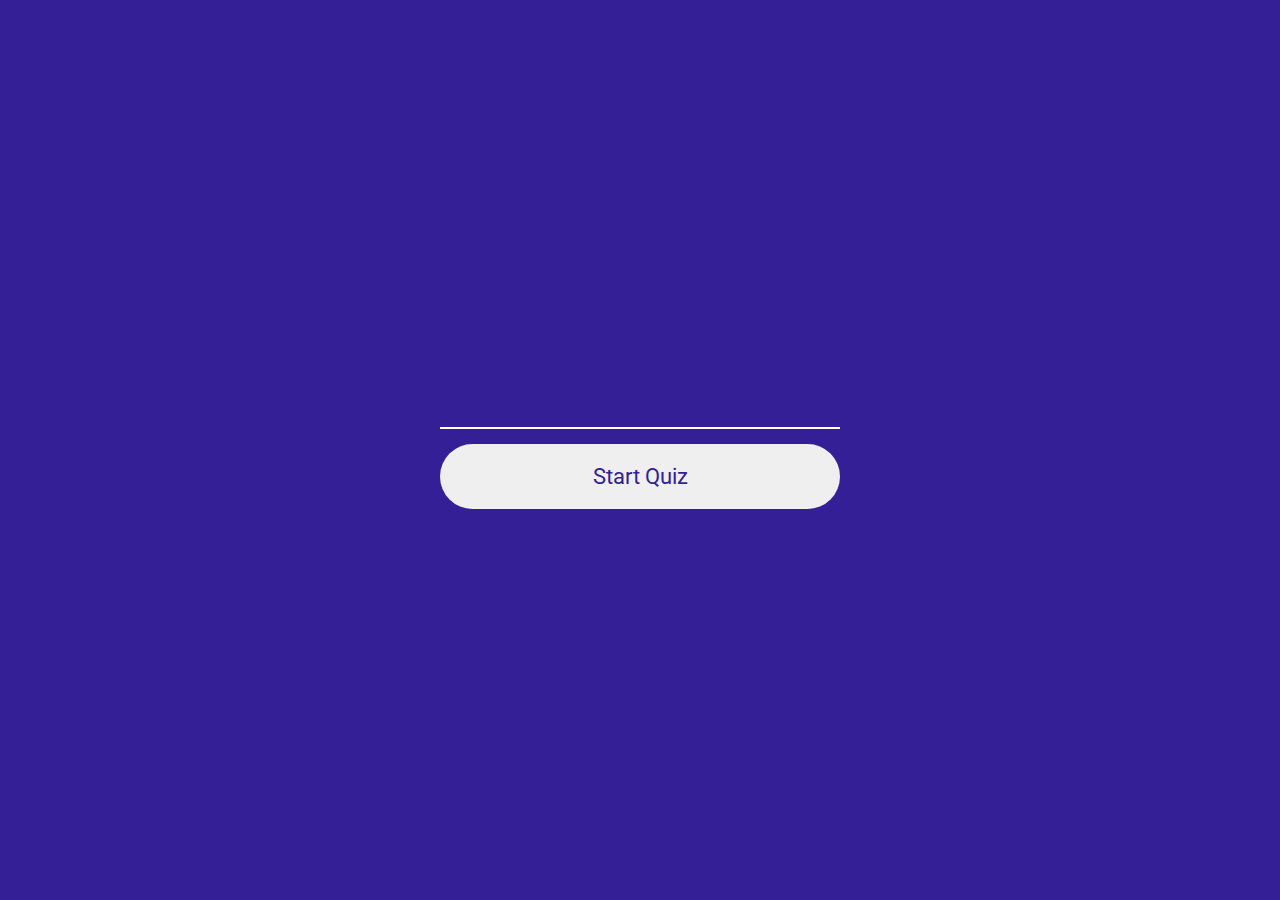
<file: index.html>
<!DOCTYPE html>
<html>
    <head>
        <meta charset="utf-8">
        <meta name="viewport" content="width=device-width, initial-scale=1.0">
        <meta http-equiv="X-UA-Compatible" content="ie=edge">
        <link href="style.css" rel="stylesheet">
         
        <title>QUIZ</title>
    </head>
    <body>
        <div class="wrapper">
            <div class=" welcome_text">
                <form class="welcome_form" name="welcome_form" onsubmit="submitform(event)">
                    <input type="text" name="name">
                    <button type="submit">Start Quiz</button>
                </form>
                
            </div>
        </div>
        

        <script  src="script.js" type="text/javascript"></script> 
    </body>
</html>
</file>
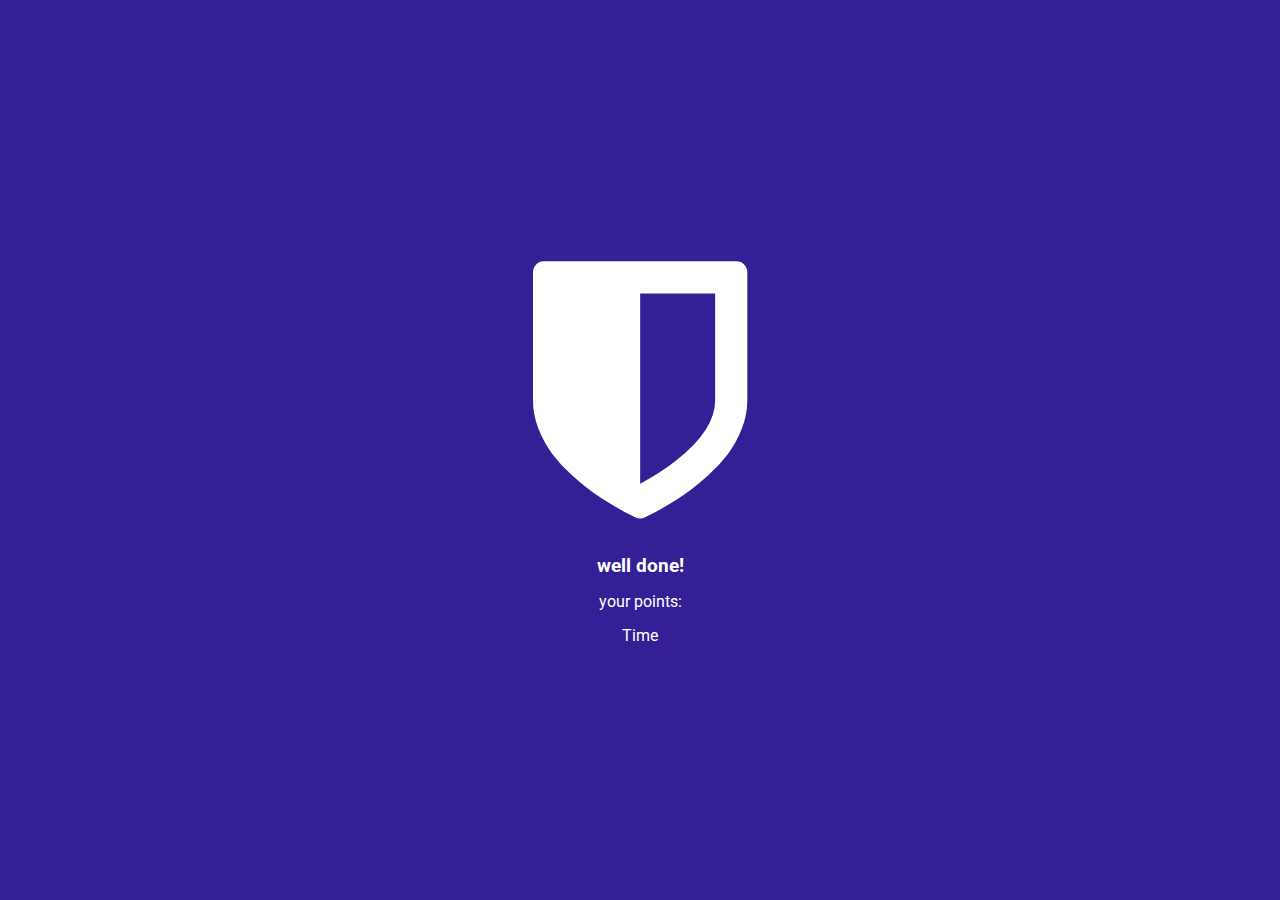
<file: end.html>
<!DOCTYPE html>
<html>
    <head>
        <meta charset="utf-8">
        <meta name="viewport" content="width=device-width, initial-scale=1.0">
        <meta http-equiv="X-UA-Compatible" content="ie=edge">
        <link rel="stylesheet" href="https://cdnjs.cloudflare.com/ajax/libs/font-awesome/4.7.0/css/font-awesome.css" integrity="sha512-5A8nwdMOWrSz20fDsjczgUidUBR8liPYU+WymTZP1lmY9G6Oc7HlZv156XqnsgNUzTyMefFTcsFH/tnJE/+xBg==" crossorigin="anonymous" referrerpolicy="no-referrer" />
        <link href="style.css" rel="stylesheet">
         
        <title>End</title>
    </head>
    <body>
        <div class="wrapper">
            <div>
                <i class="fa fa-shield award_icon" aria-hidden="true"></i>
                <h3 class="user_name">well done! <span class="name"></span></h3>
                <p class="user_points">your points: <span class="points"></span></p>
                <p class="user_time">Time<span class="time">0 minutes seconds</span></p>
            </div>
        </div>
       
        <script  src="userinfo.js" type="text/javascript"></script> 
    </body>
</html>
</file>
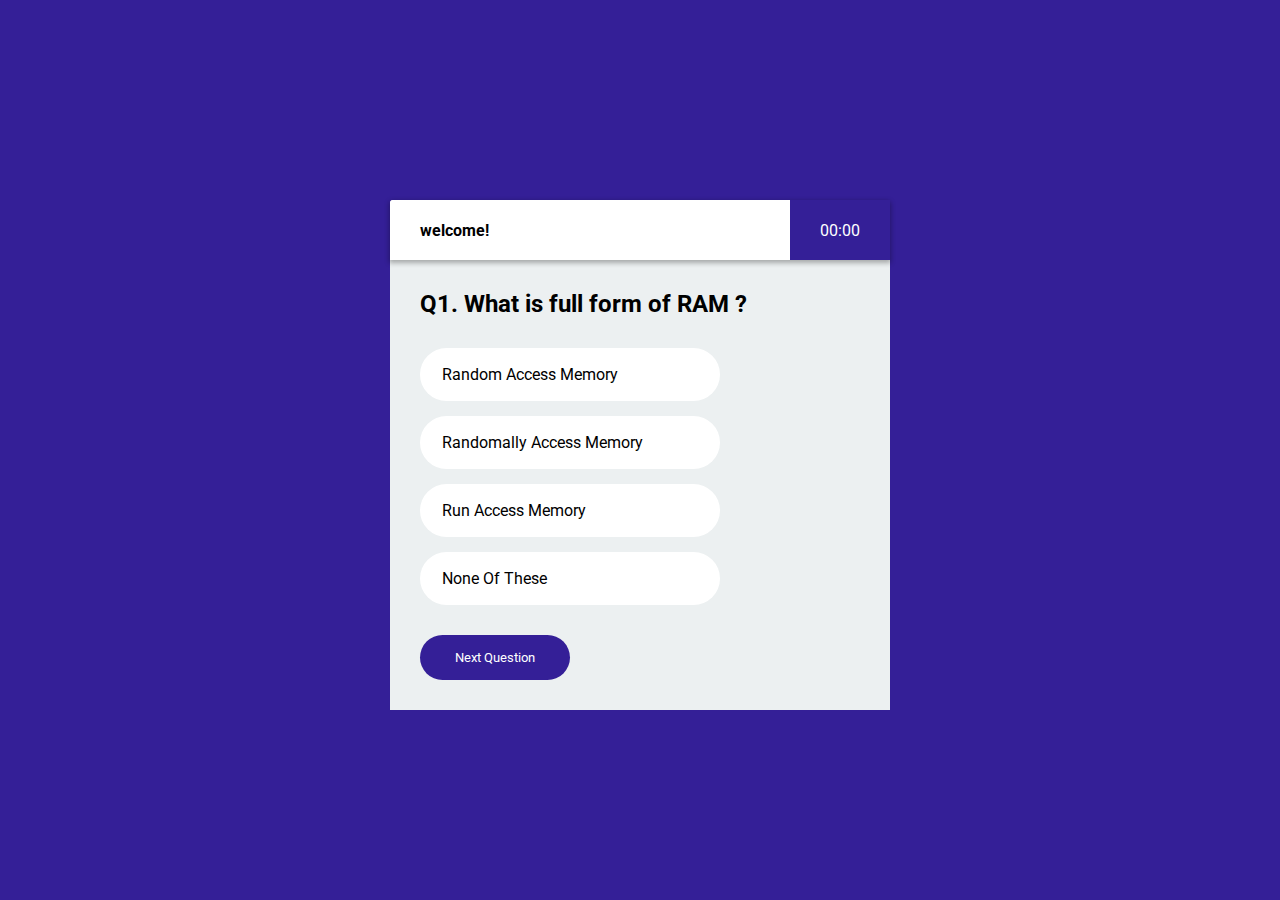
<file: quiz.html>
<!DOCTYPE html>
<html>
    <head>
        <meta charset="utf-8">
        <meta name="viewport" content="width=device-width, initial-scale=1.0">
        <meta http-equiv="X-UA-Compatible" content="ie=edge">
        <link href="style.css" rel="stylesheet">
         
        <title>questions</title>
        <body>
            <div class="wrapper">
                <div class="quiz">
                    <div class="quiz_header">
                        <div class="quiz_user">
                            <h4>welcome!  <span class="name"></span></h4>
                        </div>
                        <div class="quiz_timer">
                            <span class="time">00:00</span>
                        </div>
                    </div>
                    <div class="quiz_body">
                        <div id="questions">
                        <!-- <h2>Q1. What is full form of RAM ?</h2>
                        <ul class="option_group">
                            <li class="option">option 1</li>
                            <li class="option">option 2</li>
                             <li class="option">option 3</li>
                            <li class="option">option 4</li>
                        </ul> -->
                    </div>
                        <button class="btn-next" onclick="next()">Next Question</button>
                    </div>
                </div>

            </div>
    
        <script  src="script.js" type="text/javascript"></script>

        <script  src="userinfo.js" type="text/javascript"></script> 

        <script  src="timer.js" type="text/javascript"></script> 
    </body>
</html>
</file>
<file: style.css>
@import url('https://fonts.googleapis.com/css2?family=Roboto:wght@300&display=swap');
*{
    font-family: 'Roboto', sans-serif;
    margin: 0;
    padding: 0;
    box-sizing: border-box;

}
 .wrapper{
     display: flex;
     justify-content: center;
     align-items: center;
     width: 100vw;
     height: 100vh;
     background-color: #341f97;
 }
 .welcome_text{
     width:400px;
 }
 .welcome_form input,
 .welcome_form button {
     display:block;
     width:100%;
 }
.welcome_form input{
    margin-bottom: 15px;
    background-color: transparent;
    border: none;
    border-bottom: 2px solid #fff;
    color: white;
    font-size:30px ;
    text-align: center;
}
.welcome_form button{
    font-size: 22px;
    padding: 20px;
    border: none;
    color: #341f97;
    border-radius:100px ;
    transition: 0.4s all;   
}
.welcome_form button:hover{
    transform: translateY(-5px);
    cursor: pointer;
}
.welcome_form input:focus,
.welcome_form button:focus{
    outline:none;
}

.quiz{
    border-radius: 3px;
    display: grid;
    grid-template-rows: 60px;
    width: 500px;
    height: 500px;
    background-color: white;
    
}
.quiz_header{
    display: flex;
    justify-content: space-between;
    background-color: #fff;
    border-top-left-radius: 3px;
    border-top-right-radius: 3px;
    box-shadow: 0px 2px 5px 1px rgba(0,0,0,0.3);
    z-index: 1;
}
.quiz_body{
    padding: 30px ;
    background-color: #ecf0f1 ;
}
.quiz_user{
    display: flex;
    align-items: center;
    padding-left:30px ;
}
.quiz_timer{
    display: flex;
    align-items: center;
    background-color: #341f97;
    color: #fff;
    padding: 0 30px;

}
.option_group{
    list-style-type: none;
    margin:30px 0;
}
.option{
    background-color: #fff;
    width: 300px;
    padding: 15px 20px;
    margin-bottom: 15px;
    border-radius: 100px;
    border:2px solid transparent  ;
}
.option:hover{
    cursor: pointer;
    border: 2px solid #341f97 ;
    color: #000;
}
.btn-next{
    background-color: #341f97;
    color: #fff;
    padding: 15px 35px;
    border: none;
    border-radius: 30px;
    transition: 0.3s all;

}
.btn-next:hover{
    background-color: #fff;
    color: #341f97;
    cursor: pointer;
    box-shadow: 0px 0px 10px 1px rgba(0,0,0,0.3);
}
.active{
    background-color: #341f97;
    color: #fff !important;
}
.award_icon{
    font-size: 300px;
    color: #fff;

}

.user_name,
.user_points,
.user_time {
    color: #fff;
    text-align: center;
    margin: 15px;
}
</file>
